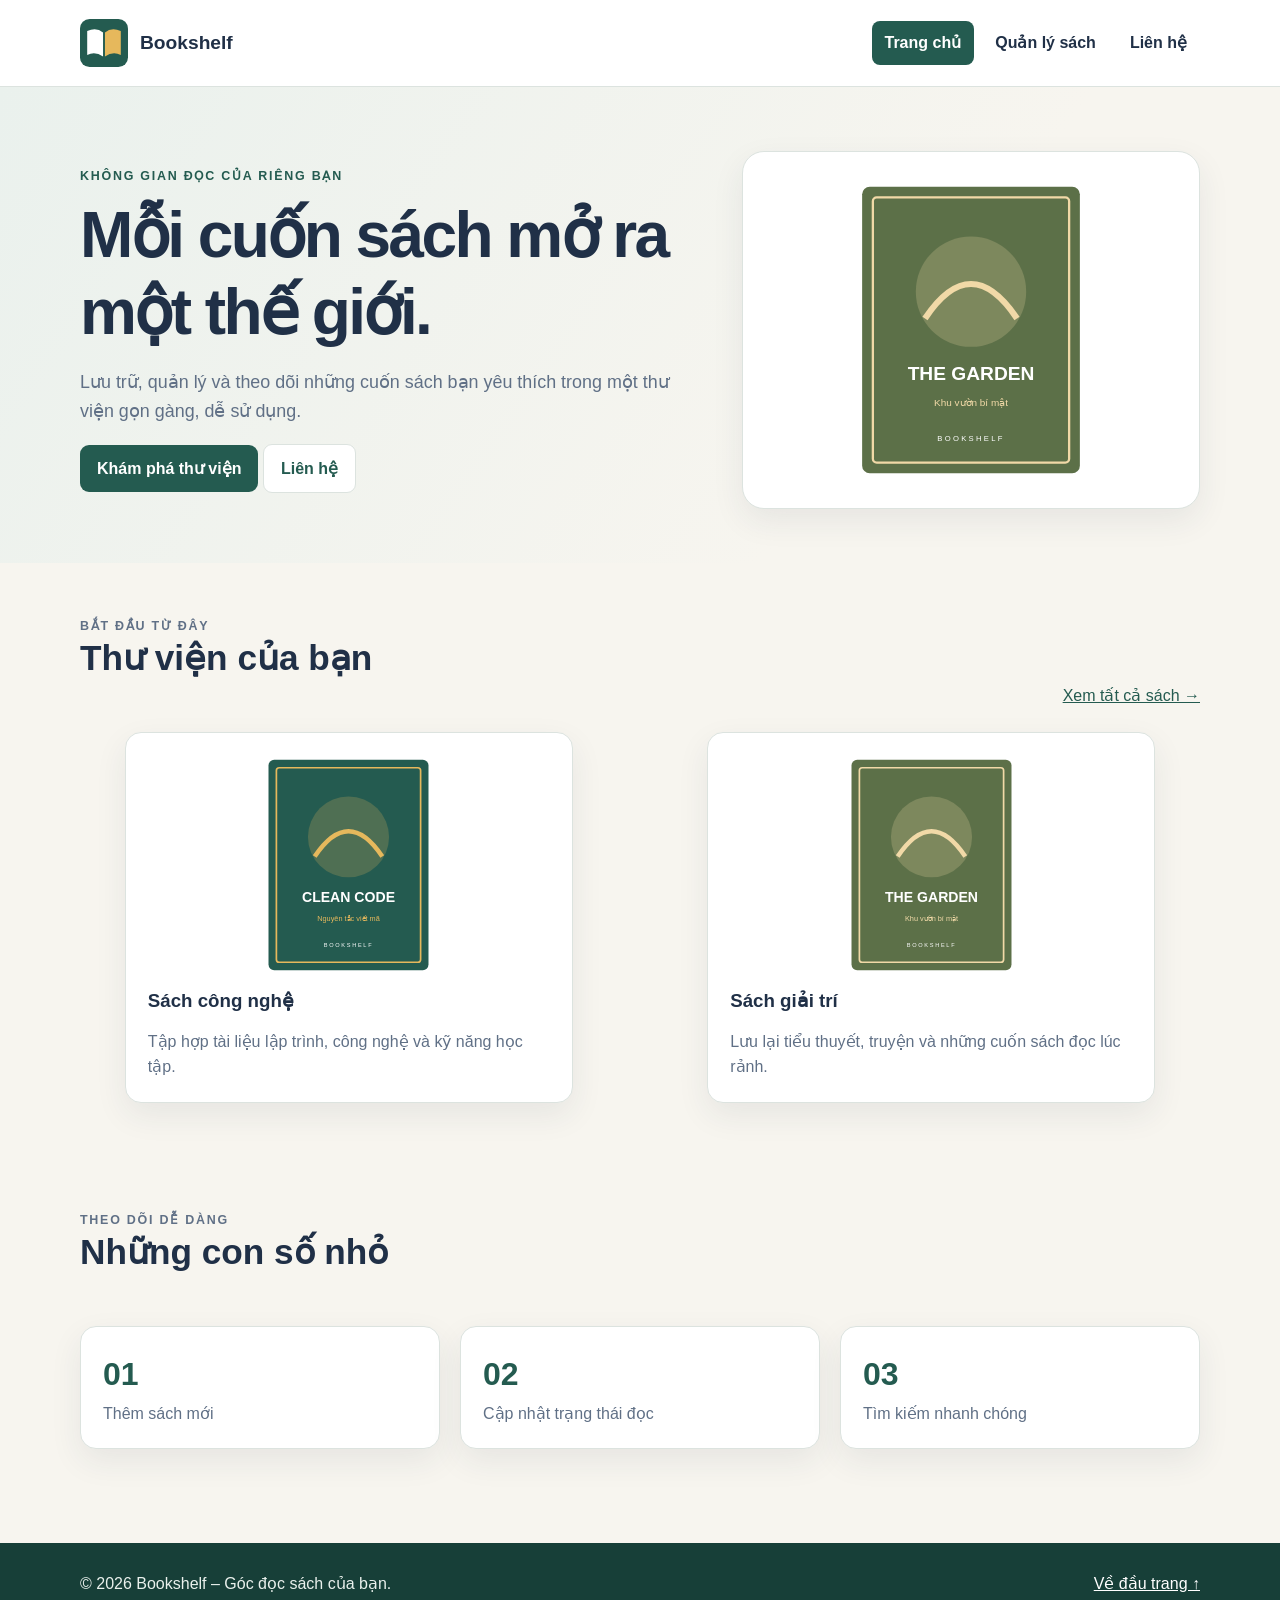
<file: index.html>
<!doctype html><html lang="vi"><head><meta charset="UTF-8"><meta name="viewport" content="width=device-width,initial-scale=1"><meta name="description" content="Bookshelf - quản lý sách cá nhân"><title>Bookshelf | Trang chủ</title><link rel="stylesheet" href="common.css"></head><body><a class="skip-link" href="#main-content">Skip to Main Content</a>
<header class="site-header"><div class="header-inner">
<a class="brand" href="index.html"><img src="covers/logo.svg" alt="Biểu tượng Bookshelf">Bookshelf</a>
<nav aria-label="Điều hướng chính"><ul><li><a href="index.html" aria-current="page">Trang chủ</a></li><li><a href="books.html">Quản lý sách</a></li><li><a href="contact.html">Liên hệ</a></li></ul></nav></div></header>
<section class="hero"><div class="container hero-content"><div><p class="eyebrow">Không gian đọc của riêng bạn</p><h1>Mỗi cuốn sách mở ra một thế giới.</h1><p class="lead">Lưu trữ, quản lý và theo dõi những cuốn sách bạn yêu thích trong một thư viện gọn gàng, dễ sử dụng.</p><a class="button" href="books.html">Khám phá thư viện</a> <a class="button secondary" href="contact.html">Liên hệ</a></div><div class="hero-art"><img src="covers/garden.svg" alt="Bìa sách minh họa Khu vườn bí mật"></div></div></section>
<main id="main-content"><section class="section container"><div class="section-heading"><div><p class="eyebrow">Bắt đầu từ đây</p><h2>Thư viện của bạn</h2></div><a href="books.html">Xem tất cả sách →</a></div>
<div class="grid"><article class="book-card"><img src="covers/code.svg" alt="Bìa sách Clean Code"><h3>Sách công nghệ</h3><p>Tập hợp tài liệu lập trình, công nghệ và kỹ năng học tập.</p></article><article class="book-card"><img src="covers/garden.svg" alt="Bìa sách The Garden"><h3>Sách giải trí</h3><p>Lưu lại tiểu thuyết, truyện và những cuốn sách đọc lúc rảnh.</p></article></div></section>
<section class="section container"><div class="section-heading"><div><p class="eyebrow">Theo dõi dễ dàng</p><h2>Những con số nhỏ</h2></div></div><div class="flex"><div class="stat-card"><strong>01</strong><span>Thêm sách mới</span></div><div class="stat-card"><strong>02</strong><span>Cập nhật trạng thái đọc</span></div><div class="stat-card"><strong>03</strong><span>Tìm kiếm nhanh chóng</span></div></div></section></main><footer class="site-footer"><div class="container footer-inner"><span>© 2026 Bookshelf – Góc đọc sách của bạn.</span><a href="#main-content">Về đầu trang ↑</a></div></footer></body></html>
</file>
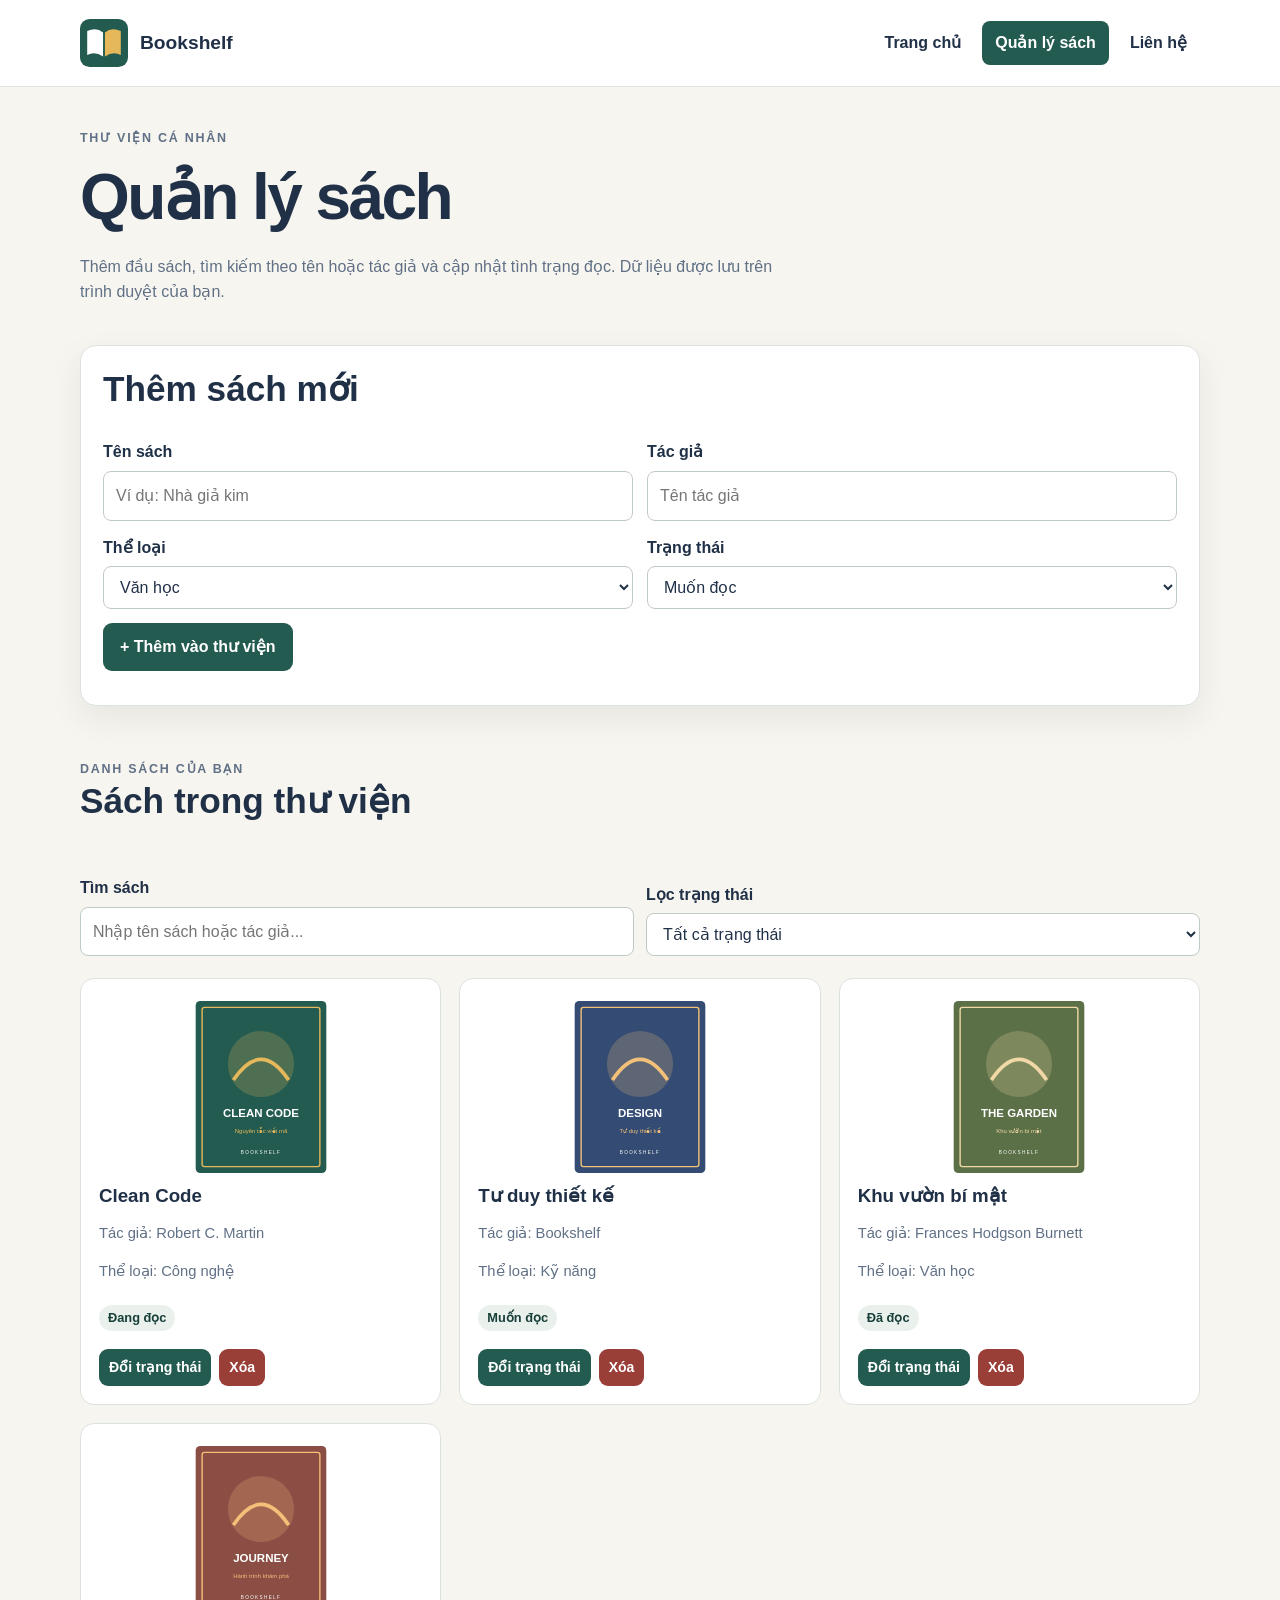
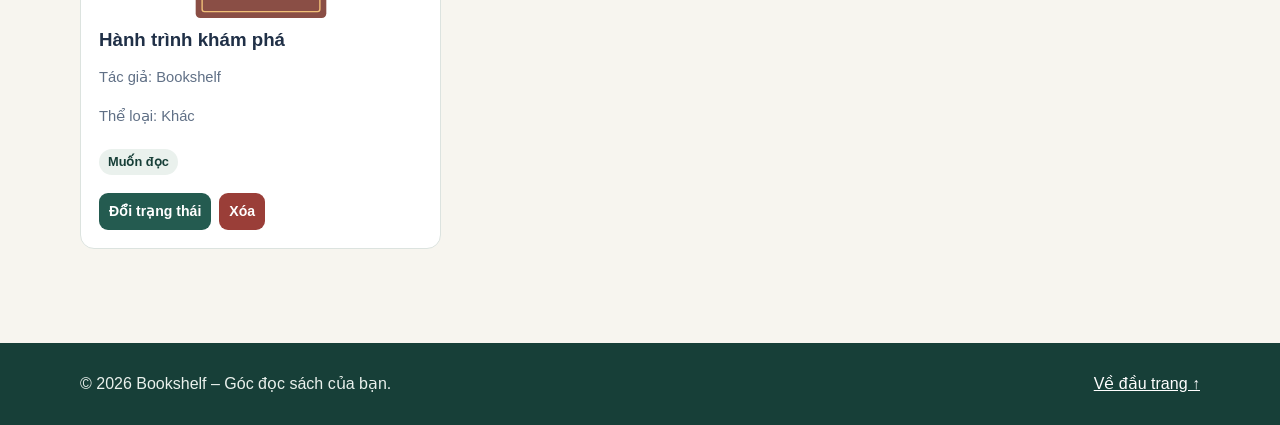
<file: books.html>
<!doctype html><html lang="vi"><head><meta charset="UTF-8"><meta name="viewport" content="width=device-width,initial-scale=1"><meta name="description" content="Quản lý danh sách sách cá nhân"><title>Bookshelf | Quản lý sách</title><link rel="stylesheet" href="common.css"></head><body><a class="skip-link" href="#main-content">Skip to Main Content</a>
<header class="site-header"><div class="header-inner">
<a class="brand" href="index.html"><img src="covers/logo.svg" alt="Biểu tượng Bookshelf">Bookshelf</a>
<nav aria-label="Điều hướng chính"><ul><li><a href="index.html">Trang chủ</a></li><li><a href="books.html" aria-current="page">Quản lý sách</a></li><li><a href="contact.html">Liên hệ</a></li></ul></nav></div></header>
<main id="main-content" class="container"><section class="page-intro"><p class="eyebrow">Thư viện cá nhân</p><h1>Quản lý sách</h1><p>Thêm đầu sách, tìm kiếm theo tên hoặc tác giả và cập nhật tình trạng đọc. Dữ liệu được lưu trên trình duyệt của bạn.</p></section>
<section class="panel"><h2>Thêm sách mới</h2><form id="book-form" class="form-grid">
<div class="field"><label for="title">Tên sách</label><input id="title" name="title" required maxlength="100" placeholder="Ví dụ: Nhà giả kim"></div>
<div class="field"><label for="author">Tác giả</label><input id="author" name="author" required maxlength="80" placeholder="Tên tác giả"></div>
<div class="field"><label for="category">Thể loại</label><select id="category" name="category"><option>Văn học</option><option>Công nghệ</option><option>Kỹ năng</option><option>Khoa học</option><option>Khác</option></select></div>
<div class="field"><label for="status">Trạng thái</label><select id="status" name="status"><option>Muốn đọc</option><option>Đang đọc</option><option>Đã đọc</option></select></div>
<div class="wide"><button type="submit">+ Thêm vào thư viện</button><p id="form-message" class="notice" role="status" aria-live="polite"></p></div></form></section>
<section class="section"><div class="section-heading"><div><p class="eyebrow">Danh sách của bạn</p><h2>Sách trong thư viện</h2></div></div>
<div class="toolbar"><div class="field"><label for="search">Tìm sách</label><input id="search" type="search" placeholder="Nhập tên sách hoặc tác giả..."></div><div class="field"><label for="filter">Lọc trạng thái</label><select id="filter"><option value="Tất cả">Tất cả trạng thái</option><option>Muốn đọc</option><option>Đang đọc</option><option>Đã đọc</option></select></div></div>
<div id="book-list" class="book-list" aria-live="polite"></div></section></main><footer class="site-footer"><div class="container footer-inner"><span>© 2026 Bookshelf – Góc đọc sách của bạn.</span><a href="#main-content">Về đầu trang ↑</a></div></footer><script src="books.js"></script></body></html>
</file>
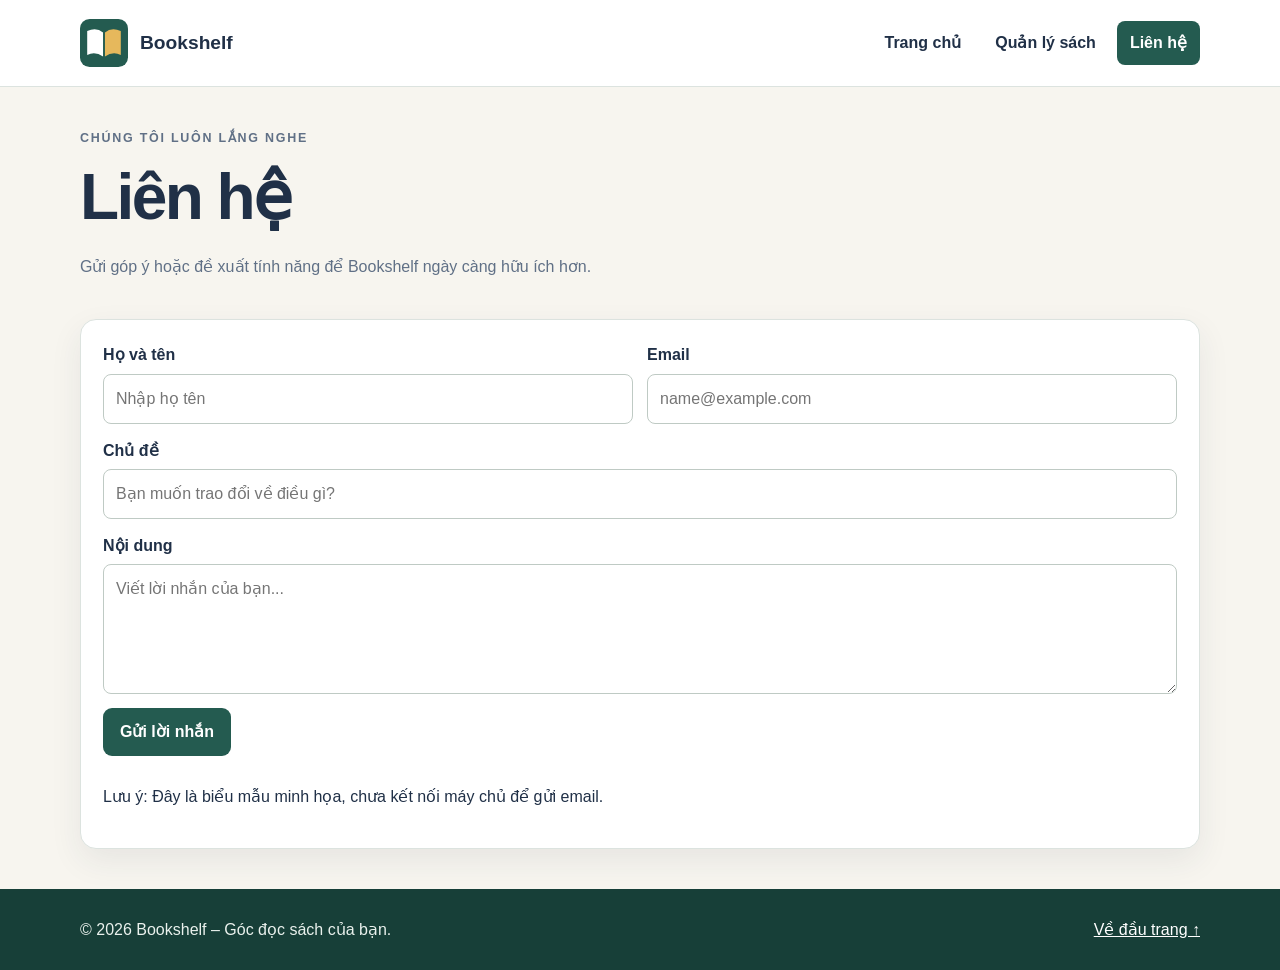
<file: contact.html>
<!doctype html><html lang="vi"><head><meta charset="UTF-8"><meta name="viewport" content="width=device-width,initial-scale=1"><meta name="description" content="Liên hệ Bookshelf"><title>Bookshelf | Liên hệ</title><link rel="stylesheet" href="common.css"></head><body><a class="skip-link" href="#main-content">Skip to Main Content</a>
<header class="site-header"><div class="header-inner">
<a class="brand" href="index.html"><img src="covers/logo.svg" alt="Biểu tượng Bookshelf">Bookshelf</a>
<nav aria-label="Điều hướng chính"><ul><li><a href="index.html">Trang chủ</a></li><li><a href="books.html">Quản lý sách</a></li><li><a href="contact.html" aria-current="page">Liên hệ</a></li></ul></nav></div></header>
<main id="main-content" class="container"><section class="page-intro"><p class="eyebrow">Chúng tôi luôn lắng nghe</p><h1>Liên hệ</h1><p>Gửi góp ý hoặc đề xuất tính năng để Bookshelf ngày càng hữu ích hơn.</p></section>
<section class="panel"><form id="contact-form" class="form-grid"><div class="field"><label for="name">Họ và tên</label><input id="name" required placeholder="Nhập họ tên"></div><div class="field"><label for="email">Email</label><input id="email" type="email" required placeholder="name@example.com"></div><div class="field wide"><label for="subject">Chủ đề</label><input id="subject" required placeholder="Bạn muốn trao đổi về điều gì?"></div><div class="field wide"><label for="content">Nội dung</label><textarea id="content" required placeholder="Viết lời nhắn của bạn..."></textarea></div><div class="wide"><button type="submit">Gửi lời nhắn</button><p id="contact-message" class="notice" role="status" aria-live="polite"></p></div></form><p class="meta">Lưu ý: Đây là biểu mẫu minh họa, chưa kết nối máy chủ để gửi email.</p></section></main><footer class="site-footer"><div class="container footer-inner"><span>© 2026 Bookshelf – Góc đọc sách của bạn.</span><a href="#main-content">Về đầu trang ↑</a></div></footer>
<script>document.getElementById("contact-form").addEventListener("submit",function(event){event.preventDefault();document.getElementById("contact-message").textContent="Cảm ơn bạn! Biểu mẫu đã được kiểm tra trên trình duyệt.";this.reset();});</script></body></html>
</file>
<file: common.css>
:root{--ink:#203047;--muted:#607086;--paper:#f7f5ef;--white:#fff;--brand:#245b50;--dark:#173f38;--accent:#e6b85c;--line:#dce3df;--soft:#eaf1ed}
*{box-sizing:border-box}html{scroll-behavior:smooth}body{margin:0;color:var(--ink);background:var(--paper);font:16px/1.6 Arial,Helvetica,sans-serif}
a{color:var(--brand)}a:focus-visible,button:focus-visible,input:focus-visible,select:focus-visible,textarea:focus-visible{outline:3px solid var(--accent);outline-offset:3px}
.skip-link{position:absolute;left:-9999px;top:8px;z-index:10;padding:10px 16px;color:white;background:var(--dark);border-radius:8px}.skip-link:focus{left:12px}
.site-header{background:white;border-bottom:1px solid var(--line)}.header-inner{width:min(1120px,92%);margin:auto;min-height:86px;display:flex;align-items:center;justify-content:space-between;gap:24px}
.brand{display:flex;align-items:center;gap:12px;color:var(--ink);text-decoration:none;font-weight:800;font-size:1.2rem}.brand img{width:48px;height:48px}
nav{display:inline-block;width:80%;text-align:right}nav ul{margin:0;padding:0;list-style:none}nav li{display:inline-block;margin-left:8px}nav a{display:inline-block;padding:9px 13px;color:var(--ink);text-decoration:none;border-radius:8px;font-weight:700}nav a:hover,nav a[aria-current=page]{color:white;background:var(--brand)}nav img{width:10%;height:auto;vertical-align:middle}
/* li { display: inline-block; width: 120px; } */
/* Quy tắc li cũ được comment lại theo yêu cầu bài tập. */
.container{width:min(1120px,92%);margin:0 auto}.hero{padding:64px 0 54px;background:linear-gradient(125deg,#eaf1ed,#f7f5ef 68%)}
.hero-content{display:grid;grid-template-columns:1.15fr .85fr;gap:42px;align-items:center}.eyebrow{margin:0 0 10px;color:var(--brand);font-size:.78rem;font-weight:800;letter-spacing:.14em;text-transform:uppercase}
h1,h2,h3{line-height:1.2}h1{margin:0 0 18px;font-size:clamp(2.3rem,5vw,4.2rem);letter-spacing:-.04em}h2{margin-top:0;font-size:clamp(1.6rem,3vw,2.2rem)}h3{margin:0 0 8px}.lead{max-width:620px;color:var(--muted);font-size:1.12rem}
.button,button{display:inline-block;border:0;border-radius:9px;padding:11px 17px;color:white;background:var(--brand);font:inherit;font-weight:700;text-decoration:none;cursor:pointer}.button:hover,button:hover{background:var(--dark)}.button.secondary{color:var(--brand);background:white;border:1px solid var(--line)}
.hero-art{padding:28px;background:white;border:1px solid var(--line);border-radius:22px;box-shadow:0 12px 32px #20304714}.hero-art img{display:block;width:100%;max-height:300px;object-fit:contain}
.section{padding:54px 0}.section-heading{display:flex;justify-content:space-between;align-items:end;gap:20px;margin-bottom:24px}.section-heading p{margin:0;color:var(--muted)}
.grid{display:grid;grid-template-columns:40% 40%;justify-content:space-around;align-items:start;row-gap:28px;column-gap:4%}.grid img{width:100%;height:220px;object-fit:contain}
.book-card,.panel,.stat-card{padding:22px;background:white;border:1px solid var(--line);border-radius:16px;box-shadow:0 12px 32px #20304714}.book-card img{display:block;margin:0 auto 15px}.book-card p{color:var(--muted);margin-bottom:0}
.flex{display:flex;flex-wrap:wrap;justify-content:space-around;align-items:stretch;gap:20px}.flex>*{flex:1 1 220px}.stat-card strong{display:block;color:var(--brand);font-size:2rem}.stat-card span{color:var(--muted)}
.page-intro{padding:42px 0 24px}.page-intro p{max-width:700px;color:var(--muted)}.toolbar{display:flex;flex-wrap:wrap;gap:12px;align-items:end;margin-bottom:22px}
.field{display:flex;flex-direction:column;gap:6px;min-width:180px;flex:1}label{font-weight:700}input,select,textarea{width:100%;padding:11px 12px;border:1px solid #bfcac4;border-radius:8px;background:white;color:var(--ink);font:inherit}textarea{min-height:130px;resize:vertical}
.form-grid{display:grid;grid-template-columns:repeat(2,minmax(0,1fr));gap:14px}.form-grid .wide{grid-column:1/-1}
.book-list{display:grid;grid-template-columns:repeat(3,minmax(0,1fr));gap:18px}.book-item{padding:18px;background:white;border:1px solid var(--line);border-radius:14px}.book-item img{width:100%;height:180px;object-fit:contain}.book-item .meta{color:var(--muted);font-size:.92rem}
.status{display:inline-block;margin:6px 0;padding:3px 9px;color:var(--dark);background:var(--soft);border-radius:999px;font-size:.8rem;font-weight:700}.actions{display:flex;flex-wrap:wrap;gap:8px;margin-top:12px}.actions button{padding:7px 10px;font-size:.88rem}.actions .delete{background:#9a3e38}
.empty{padding:28px;text-align:center;color:var(--muted);background:white;border-radius:12px}.notice{margin:12px 0;color:var(--dark);font-weight:700}
.site-footer{margin-top:40px;padding:28px 0;color:#eaf1ed;background:#173f38}.footer-inner{display:flex;flex-wrap:wrap;justify-content:space-between;gap:12px}.site-footer a{color:white}
@media(max-width:760px){.header-inner{align-items:flex-start;flex-direction:column;padding:16px 0;gap:8px}nav{width:100%;text-align:left}nav li{margin:0 4px 4px 0}nav a{padding:8px 10px}.hero-content{grid-template-columns:1fr}.grid{grid-template-columns:minmax(0,1fr)}.book-list{grid-template-columns:repeat(2,minmax(0,1fr))}}
@media(max-width:480px){.book-list,.form-grid{grid-template-columns:1fr}.form-grid .wide{grid-column:auto}.section-heading{align-items:flex-start;flex-direction:column}}
</file>
